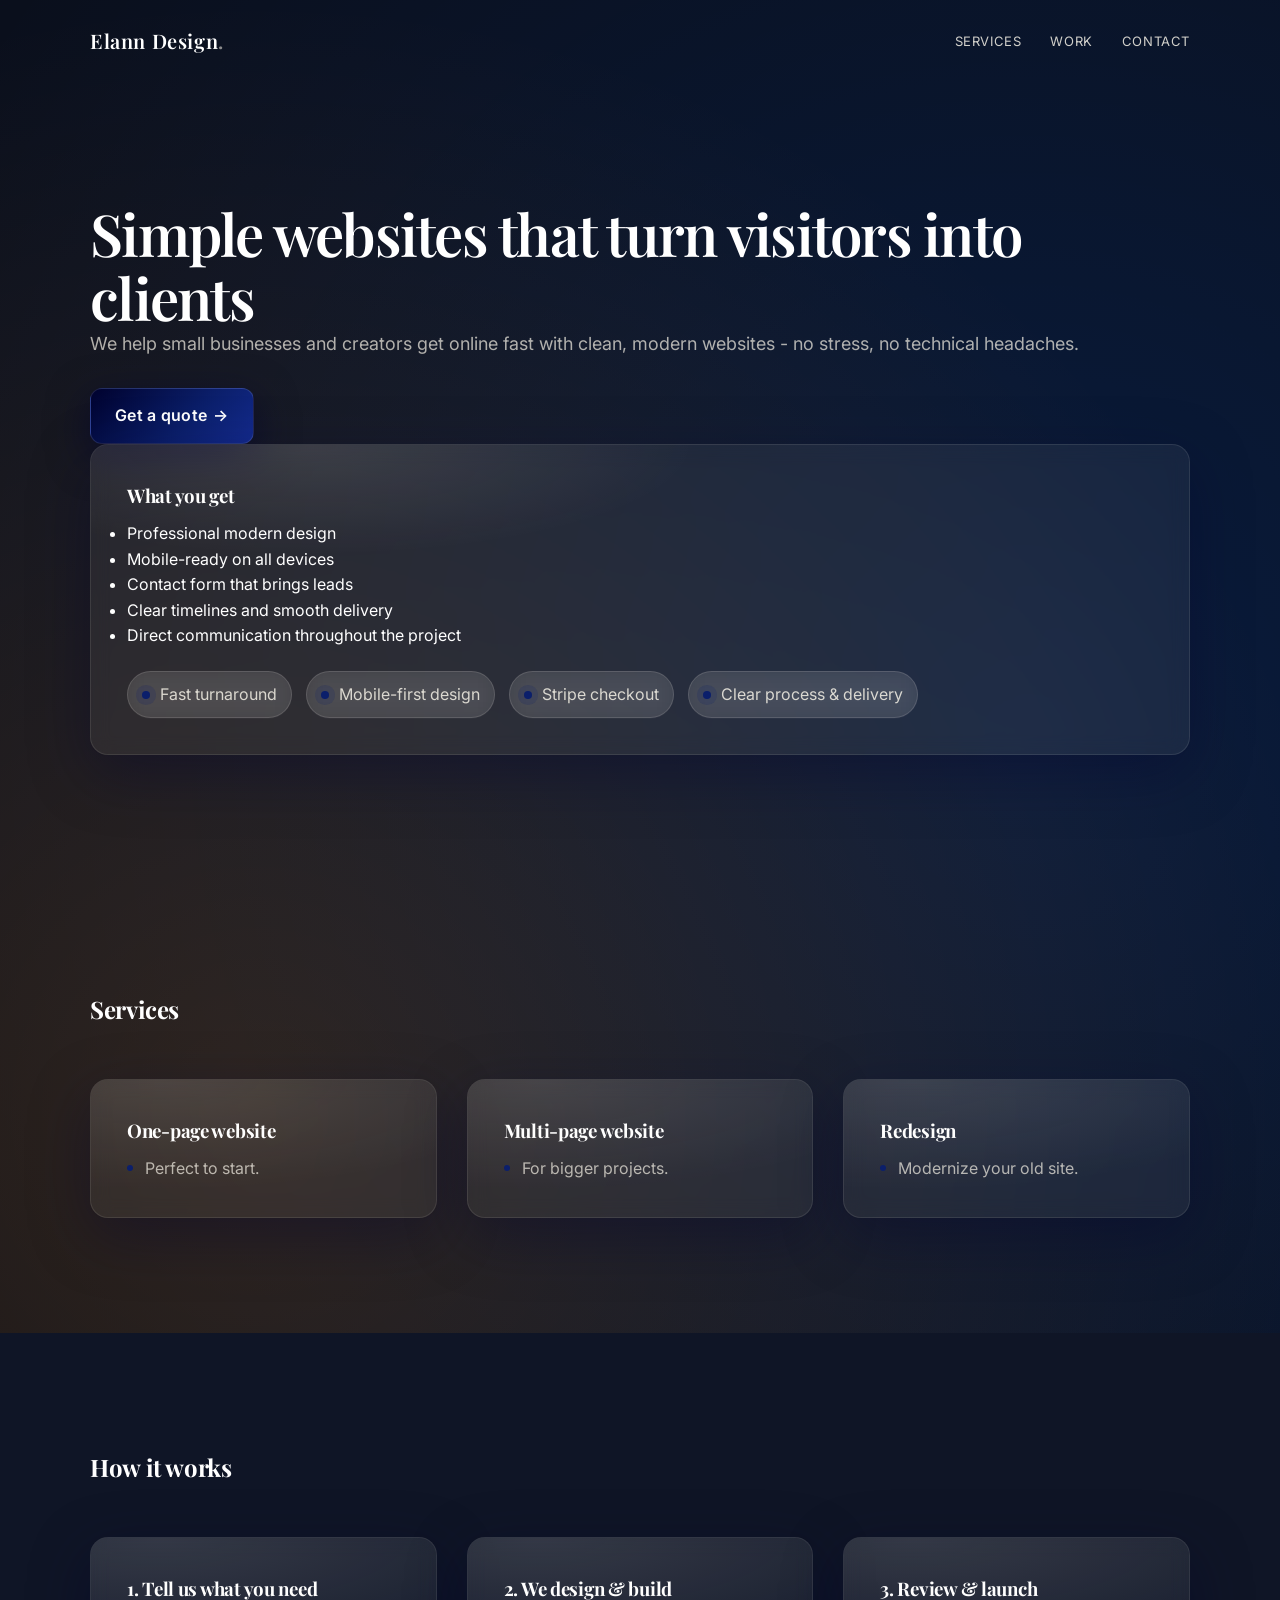
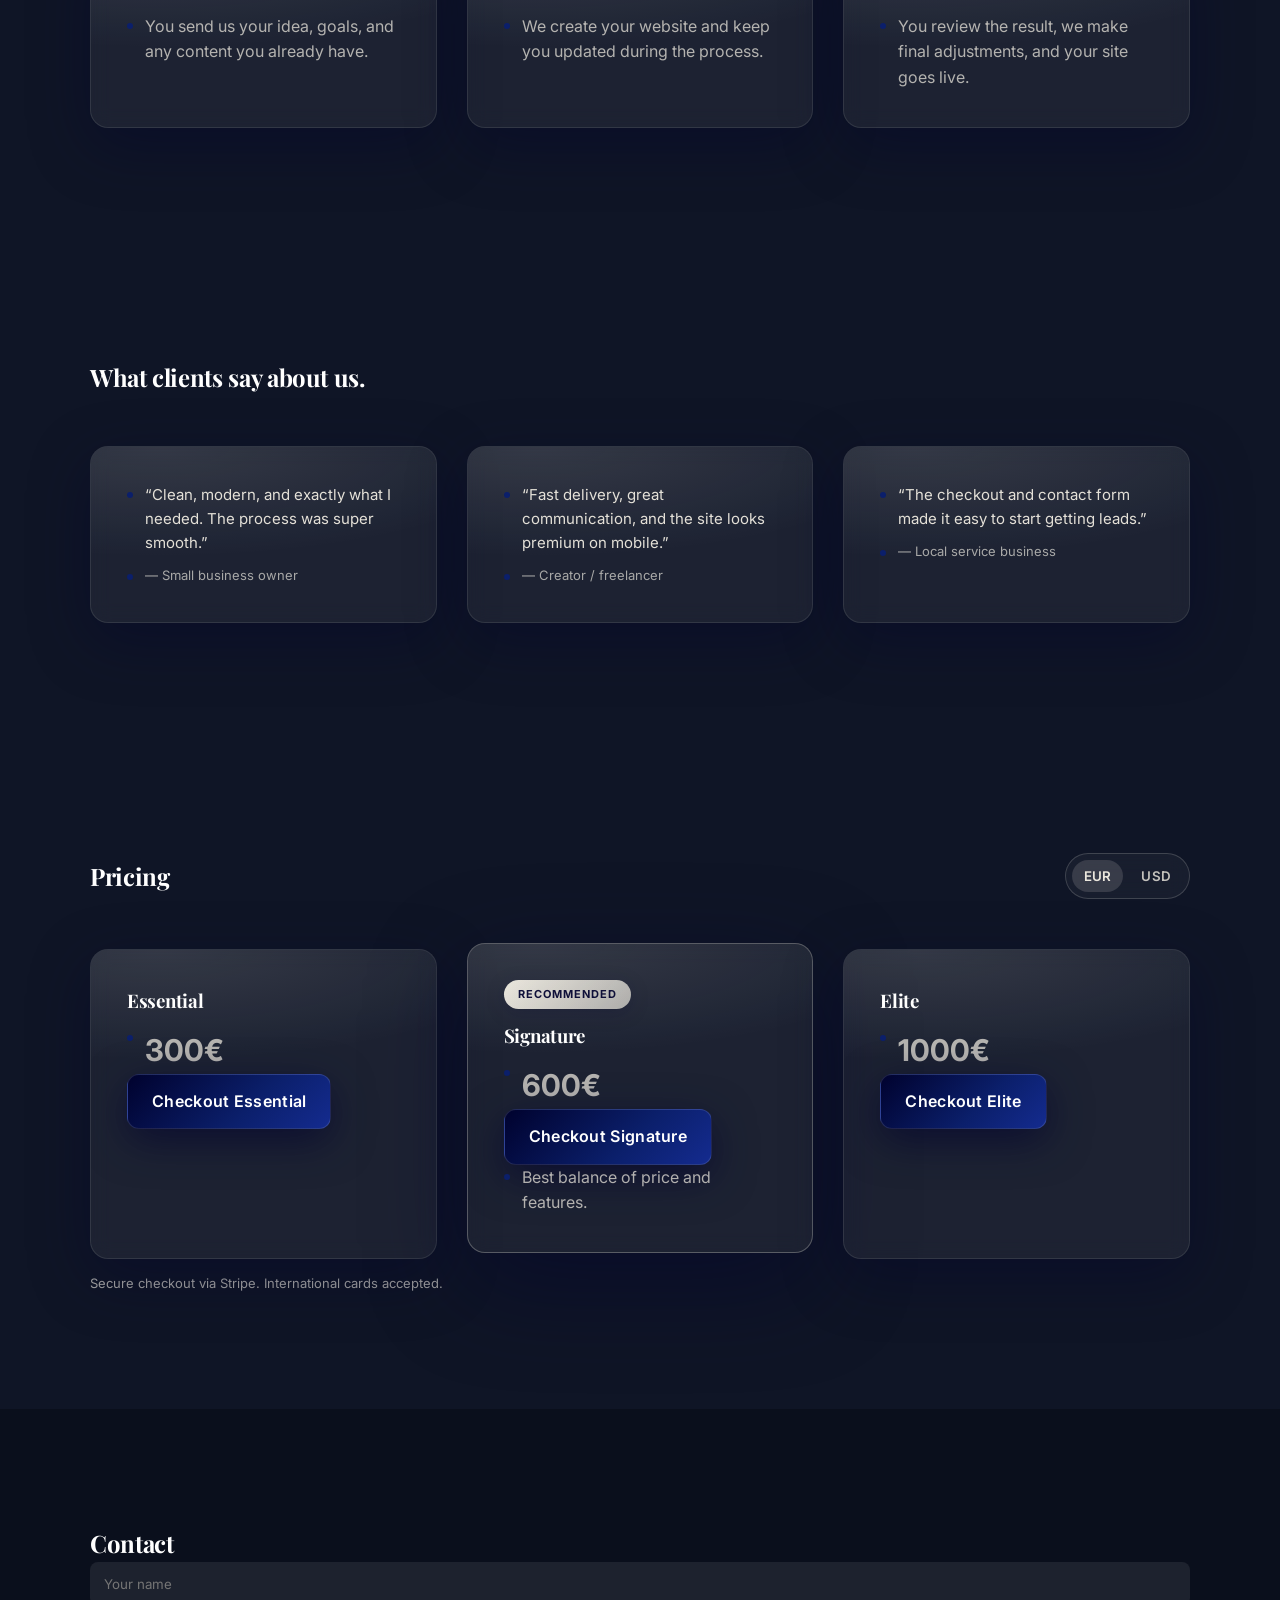
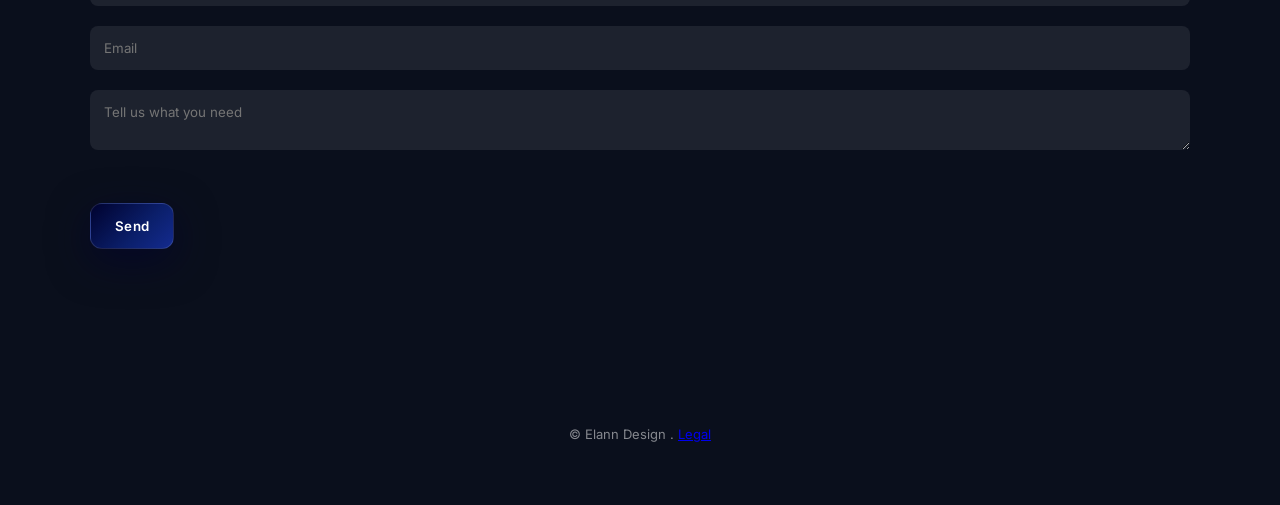
<file: index.html>
<!doctype html>
<html lang="en">
<head>
  <meta charset="utf-8">
  <title>Elann Design, Web Design</title>
  <meta name="viewport" content="width=device-width, initial-scale=1">

  <link rel="stylesheet" href="styles.css">
</head>

<body>

<header class="nav">
  <div class="container nav-inner">
    <strong class="brand">Elann Design<span class="dot">.</span></strong>
    <div class="links">
      <a href="services.html">Services</a>
      <a href="work.html">Work</a>
      <a href="contact.html">Contact</a>
    </div>
  </div>
</header>

<section class="hero">
  <div class="container grid">
    <div>
      <h1>Simple websites that turn visitors into clients</h1>
      <p>We help small businesses and creators get online fast with clean, modern websites - no stress, no technical headaches.</p>
      <a class="btn" href="contact.html">Get a quote <span class="arrow">→</span></a>
    </div>

    <div class="card">
      <h3>What you get</h3>
      <ul>
        <li>Professional modern design</li>
        <li>Mobile-ready on all devices</li>
        <li>Contact form that brings leads</li>
        <li>Clear timelines and smooth delivery</li>
        <li>Direct communication throughout the project</li>
      </ul>
      <div class="trustbar" aria-label="Key benefits">
  <div class="trust-item">
    <span class="dot"></span>
    <span>Fast turnaround</span>
  </div>
  <div class="trust-item">
    <span class="dot"></span>
    <span>Mobile-first design</span>
  </div>
  <div class="trust-item">
    <span class="dot"></span>
    <span>Stripe checkout</span>
  </div>
  <div class="trust-item">
    <span class="dot"></span>
    <span>Clear process & delivery</span>
  </div>
</div>
    </div>
  </div>
</section>

<section id="services" class="section">
  <div class="container">
    <h2>Services</h2>

    <div class="cards">
      <div class="card">
        <h3>One-page website</h3>
        <p>Perfect to start.</p>
      </div>

      <div class="card">
        <h3>Multi-page website</h3>
        <p>For bigger projects.</p>
      </div>

      <div class="card">
        <h3>Redesign</h3>
        <p>Modernize your old site.</p>
      </div>
    </div>
  </div>
</section>

<section class="section alt">
  <div class="container">
    <h2>How it works</h2>

    <div class="cards">
      <div class="card">
        <h3>1. Tell us what you need</h3>
        <p>You send us your idea, goals, and any content you already have.</p>
      </div>

      <div class="card">
        <h3>2. We design & build</h3>
        <p>We create your website and keep you updated during the process.</p>
      </div>

      <div class="card">
        <h3>3. Review & launch</h3>
        <p>You review the result, we make final adjustments, and your site goes live.</p>
      </div>
    </div>
  </div>
</section>

<section class="section alt">
  <div class="container">
    <h2>What clients say about us.</h2>

    <div class="cards testimonials">
      <div class="card">
        <p class="quote">“Clean, modern, and exactly what I needed. The process was super smooth.”</p>
        <p class="muted">— Small business owner</p>
      </div>

      <div class="card">
        <p class="quote">“Fast delivery, great communication, and the site looks premium on mobile.”</p>
        <p class="muted">— Creator / freelancer</p>
      </div>

      <div class="card">
        <p class="quote">“The checkout and contact form made it easy to start getting leads.”</p>
        <p class="muted">— Local service business</p>
      </div>
    </div>
  </div>
</section>

<section id="pricing" class="section alt">
  <div class="container">

    <div class="pricing-top">
    <h2>Pricing</h2>

    <!-- Currency toggle -->
     <div class="currency-toggle" role="group" aria-label="Currency switch">
      <button type="button" class="cur-btn is-active" data-currency="EUR">EUR</button>
      <button type="button" class="cur-btn" data-currency="USD">USD</button>
      </div>
    </div>

    <div class="cards">
      <!-- Essential -->
      <div class="card price">
        <h3>Essential</h3>
        <p class="big price-amount" data-eur="300€" data-usd="$300">300€</p>

        <a class="btn pay-btn"
        data-eur-link="https://buy.stripe.com/bJe7sD6logz96Ay1ns3Nm05"
        data-usd-link="https://buy.stripe.com/14AdR15hk1Ef4sq9TY3Nm02"
        href="https://buy.stripe.com/bJe7sD6logz96Ay1ns3Nm05"
        target="_blank" rel="noopener">
        Checkout Essential
      </a>
      </div>

     <!-- Signature -->
      <div class="card price featured">
        <div class="badge">Recommended</div>
        <h3>Signature</h3>
        <p class="big price-amount" data-eur="600€" data-usd="$600">600€</p>

        <a class="btn pay-btn"
        data-eur-link="https://buy.stripe.com/4gM5kv6lo5UvcYWaY23Nm04"
        data-usd-link="https://buy.stripe.com/4gMeV5114fv5bUS8PU3Nm01"
        href="https://buy.stripe.com/4gM5kv6lo5UvcYWaY23Nm04"
        target="_blank" rel="noopener">
        Checkout Signature
      </a>
        <p class="micro">Best balance of price and features.</p>
      </div>

<!-- Elite -->
      <div class="card price">
        <h3>Elite</h3>
        <p class="big price-amount" data-eur="1000€" data-usd="$1000">1000€</p>

        <a class="btn pay-btn"
        data-eur-link="https://buy.stripe.com/fZu6oz5hk96HaQOd6a3Nm03"
        data-usd-link="https://buy.stripe.com/aFa7sD7psciT7ECc263Nm00"
        href="https://buy.stripe.com/fZu6oz5hk96HaQOd6a3Nm03"
        target="_blank" rel="noopener">
        Checkout Elite
      </a>
      </div>
    </div>

    <p class="pricing-note">Secure checkout via Stripe. International cards accepted.</p>

    </div>
</section>

<section id="contact" class="section">
  <div class="container">
    <h2>Contact</h2>

    <form>
      <input placeholder="Your name">
      <input placeholder="Email">
      <textarea placeholder="Tell us what you need"></textarea>
      <br><br>
      <button class="btn">Send</button>
    </form>
  </div>
</section>

<footer class="footer">
  <div class="container">
    <p>© Elann Design . <a href="legal.html">Legal</a></p>
  </div>
</footer>

<script>
  (function () {
    const curButtons = document.querySelectorAll('.cur-btn');
    const priceEls = document.querySelectorAll('.price-amount');
    const payBtns = document.querySelectorAll('.pay-btn');

    function setCurrency(cur) {
      // Toggle button UI
      curButtons.forEach(b => b.classList.toggle('is-active', b.dataset.currency === cur));

      // Update displayed prices
      priceEls.forEach(el => {
        el.textContent = cur === 'USD' ? el.dataset.usd : el.dataset.eur;
      });

      // Update Stripe links
      payBtns.forEach(btn => {
        btn.href = cur === 'USD' ? btn.dataset.usdLink : btn.dataset.eurLink;
      });

      // Remember choice
      localStorage.setItem('elann_currency', cur);
    }

    // Click handlers
    curButtons.forEach(btn => {
      btn.addEventListener('click', () => setCurrency(btn.dataset.currency));
    });

    // Load saved currency (default EUR)
    const saved = localStorage.getItem('elann_currency') || 'EUR';
    setCurrency(saved);
  })();
</script>
</body>
</html>
</file>
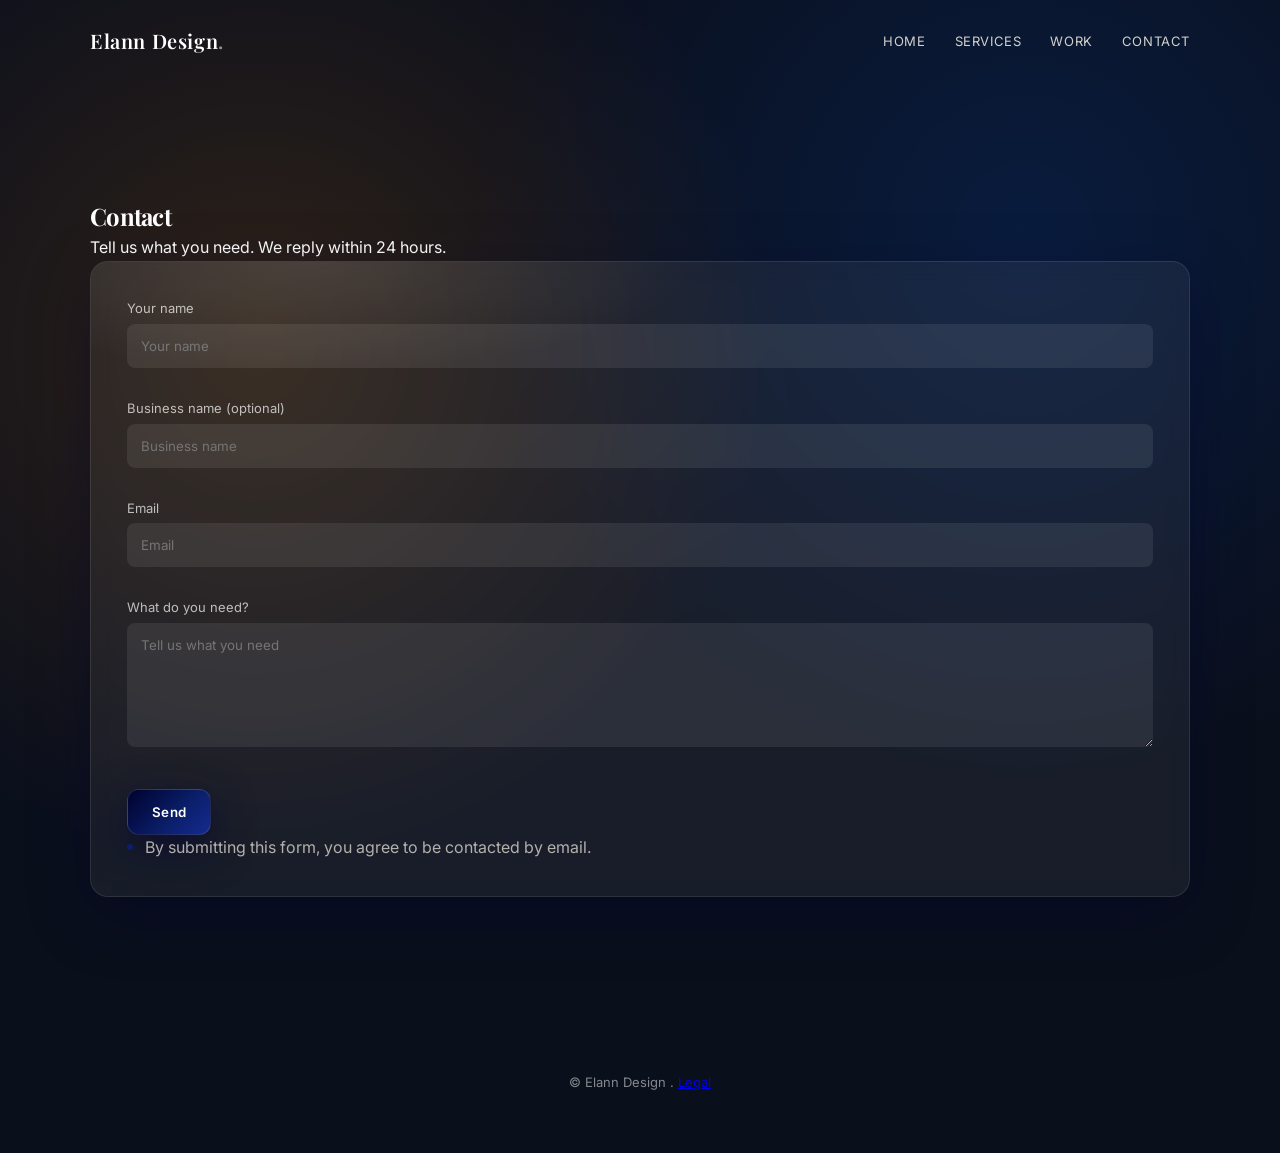
<file: contact.html>
<!doctype html>
<html lang="en">
<head>
  <meta charset="utf-8">
  <title>Contact | Elann Design</title>
  <meta name="viewport" content="width=device-width, initial-scale=1">
  <link rel="stylesheet" href="styles.css">
</head>
<body>

<header class="nav">
  <div class="container nav-inner">
    <strong class="brand">Elann Design<span class="dot">.</span></strong>
    <div class="links">
      <a href="index.html">Home</a>
      <a href="services.html">Services</a>
      <a href="work.html">Work</a>
      <a href="contact.html">Contact</a>
    </div>
  </div>
</header>

<section class="section">
  <div class="container">
    <h1>Contact</h1>
    <p class="lead">Tell us what you need. We reply within 24 hours.</p>

    <form class="card" action="https://formspree.io/f/mnjbrbwy" method="POST">
      <label>Your name</label>
      <input name="name" placeholder="Your name" required>

      <div style="height:10px"></div>

      <label>Business name (optional)</label>
      <input name="business" placeholder="Business name">

      <div style="height:10px"></div>

      <label>Email</label>
      <input type="email" name="email" placeholder="Email" required>

      <div style="height:10px"></div>

      <label>What do you need?</label>
      <textarea name="message" rows="6" placeholder="Tell us what you need" required></textarea>

      <div style="height:14px"></div>
      <button class="btn" type="submit">Send</button>

      <p class="micro">By submitting this form, you agree to be contacted by email.</p>
    </form>
  </div>
</section>

<footer class="footer">
  <div class="container">
    <p>© Elann Design . <a href="legal.html">Legal</a></p>
  </div>
</footer>

</body>
</html>
</file>
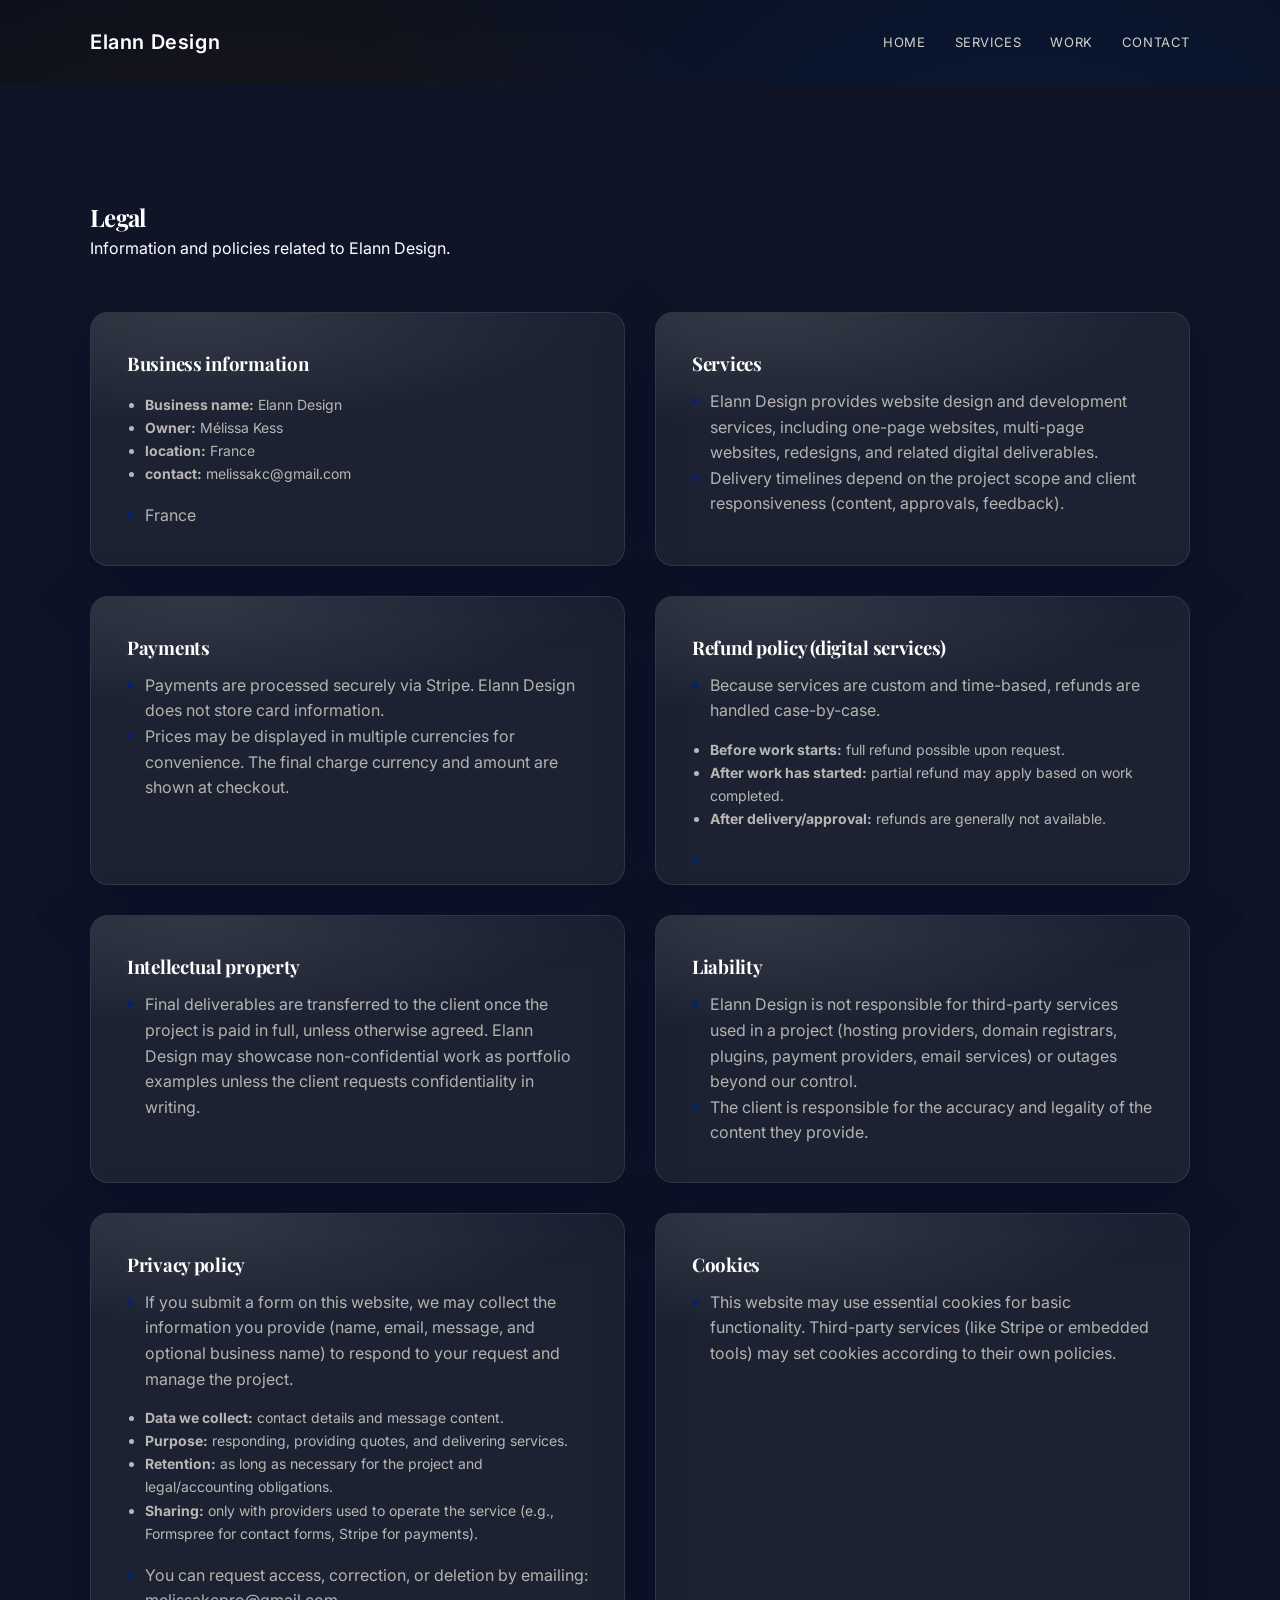
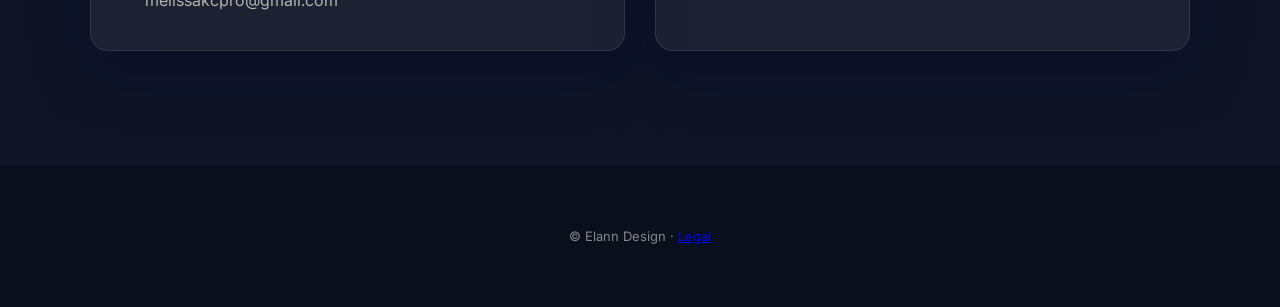
<file: legal.html>
<!DOCTYPE html>
<html lang="en">
<head>
  <meta charset="UTF-8" />
  <meta name="viewport" content="width=device-width, initial-scale=1.0" />
  <title>Legal | Elann Design</title>
  <link rel="stylesheet" href="styles.css" />
</head>

<body>
  <header class="nav">
    <div class="container nav-inner">
      <strong class="brand"><a href="index.html" style="text-decoration:none; color:inherit;">Elann Design</a></strong>
      <div class="links">
        <a href="index.html">Home</a>
        <a href="services.html">Services</a>
        <a href="work.html">Work</a>
        <a href="contact.html">Contact</a>
      </div>
    </div>
  </header>

  <main>
    <section class="section alt">
      <div class="container">
        <h1>Legal</h1>
        <p class="lead">Information and policies related to Elann Design.</p>

        <div class="cards legal-grid">
          <div class="card">
            <h3>Business information</h3>
            <ul class="mini">
              <li><strong>Business name:</strong> Elann Design</li>
              <li><strong>Owner:</strong> Mélissa Kess</li>
              <li><strong>location:</strong> France</li>
              <li><strong>contact:</strong> melissakc@gmail.com</li>
            </ul>
            <p class="micro">France</p>
          </div>

          <div class="card">
            <h3>Services</h3>
            <p class="muted">
              Elann Design provides website design and development services, including one-page websites, multi-page websites,
              redesigns, and related digital deliverables.
            </p>
            <p class="muted">
              Delivery timelines depend on the project scope and client responsiveness (content, approvals, feedback).
            </p>
          </div>

          <div class="card">
            <h3>Payments</h3>
            <p class="muted">
              Payments are processed securely via Stripe. Elann Design does not store card information.
            </p>
            <p class="muted">
              Prices may be displayed in multiple currencies for convenience. The final charge currency and amount are shown at checkout.
            </p>
          </div>

          <div class="card">
            <h3>Refund policy (digital services)</h3>
            <p class="muted">
              Because services are custom and time-based, refunds are handled case-by-case.
            </p>
            <ul class="mini">
              <li><strong>Before work starts:</strong> full refund possible upon request.</li>
              <li><strong>After work has started:</strong> partial refund may apply based on work completed.</li>
              <li><strong>After delivery/approval:</strong> refunds are generally not available.</li>
            </ul>
            <p class="micro">
        
            </p>
          </div>

          <div class="card">
            <h3>Intellectual property</h3>
            <p class="muted">
              Final deliverables are transferred to the client once the project is paid in full, unless otherwise agreed.
              Elann Design may showcase non-confidential work as portfolio examples unless the client requests confidentiality in writing.
            </p>
          </div>

          <div class="card">
            <h3>Liability</h3>
            <p class="muted">
              Elann Design is not responsible for third-party services used in a project (hosting providers, domain registrars,
              plugins, payment providers, email services) or outages beyond our control.
            </p>
            <p class="muted">
              The client is responsible for the accuracy and legality of the content they provide.
            </p>
          </div>

          <div class="card">
            <h3>Privacy policy</h3>
            <p class="muted">
              If you submit a form on this website, we may collect the information you provide (name, email, message, and optional business name)
              to respond to your request and manage the project.
            </p>
            <ul class="mini">
              <li><strong>Data we collect:</strong> contact details and message content.</li>
              <li><strong>Purpose:</strong> responding, providing quotes, and delivering services.</li>
              <li><strong>Retention:</strong> as long as necessary for the project and legal/accounting obligations.</li>
              <li><strong>Sharing:</strong> only with providers used to operate the service (e.g., Formspree for contact forms, Stripe for payments).</li>
            </ul>
            <p class="micro">
              You can request access, correction, or deletion by emailing: melissakcpro@gmail.com
          </div>

          <div class="card">
            <h3>Cookies</h3>
            <p class="muted">
              This website may use essential cookies for basic functionality. Third-party services (like Stripe or embedded tools)
              may set cookies according to their own policies.
            </p>
          </div>

        </div>
      </div>
    </section>
  </main>

  <footer class="footer">
    <div class="container">
      <p>© Elann Design · <a href="legal.html">Legal</a></p>
    </div>
  </footer>
</body>
</html>
</file>
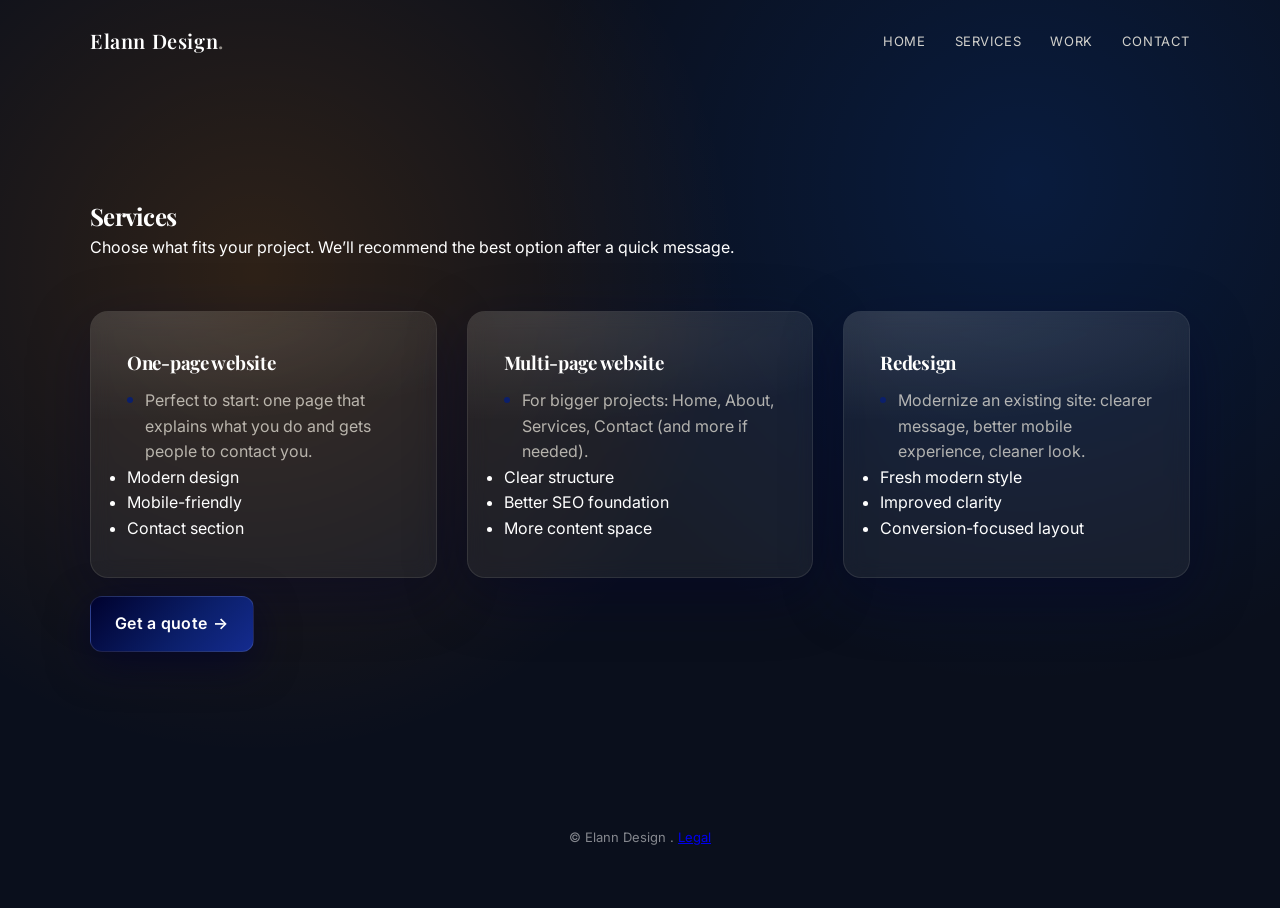
<file: services.html>
<!doctype html>
<html lang="en">
<head>
  <meta charset="utf-8">
  <title>Services | Elann Design</title>
  <meta name="viewport" content="width=device-width, initial-scale=1">
  <link rel="stylesheet" href="styles.css">
</head>
<body>

<header class="nav">
  <div class="container nav-inner">
    <strong class="brand">Elann Design<span class="dot">.</span></strong>
    <div class="links">
      <a href="index.html">Home</a>
      <a href="services.html">Services</a>
      <a href="work.html">Work</a>
      <a href="contact.html">Contact</a>
    </div>
  </div>
</header>

<section class="section">
  <div class="container">
    <h1>Services</h1>
    <p class="lead">Choose what fits your project. We’ll recommend the best option after a quick message.</p>

    <div class="cards">
      <div class="card">
        <h3>One-page website</h3>
        <p>Perfect to start: one page that explains what you do and gets people to contact you.</p>
        <ul class="checklist">
          <li>Modern design</li>
          <li>Mobile-friendly</li>
          <li>Contact section</li>
        </ul>
      </div>

      <div class="card">
        <h3>Multi-page website</h3>
        <p>For bigger projects: Home, About, Services, Contact (and more if needed).</p>
        <ul class="checklist">
          <li>Clear structure</li>
          <li>Better SEO foundation</li>
          <li>More content space</li>
        </ul>
      </div>

      <div class="card">
        <h3>Redesign</h3>
        <p>Modernize an existing site: clearer message, better mobile experience, cleaner look.</p>
        <ul class="checklist">
          <li>Fresh modern style</li>
          <li>Improved clarity</li>
          <li>Conversion-focused layout</li>
        </ul>
      </div>
    </div>

    <div style="height:18px"></div>
    <a class="btn" href="contact.html">Get a quote <span class="arrow">→</span></a>
  </div>
</section>

<footer class="footer">
  <div class="container">
    <p>© Elann Design . <a href="legal.html">Legal</a></p>
  </div>
</footer>

</body>
</html>
</file>
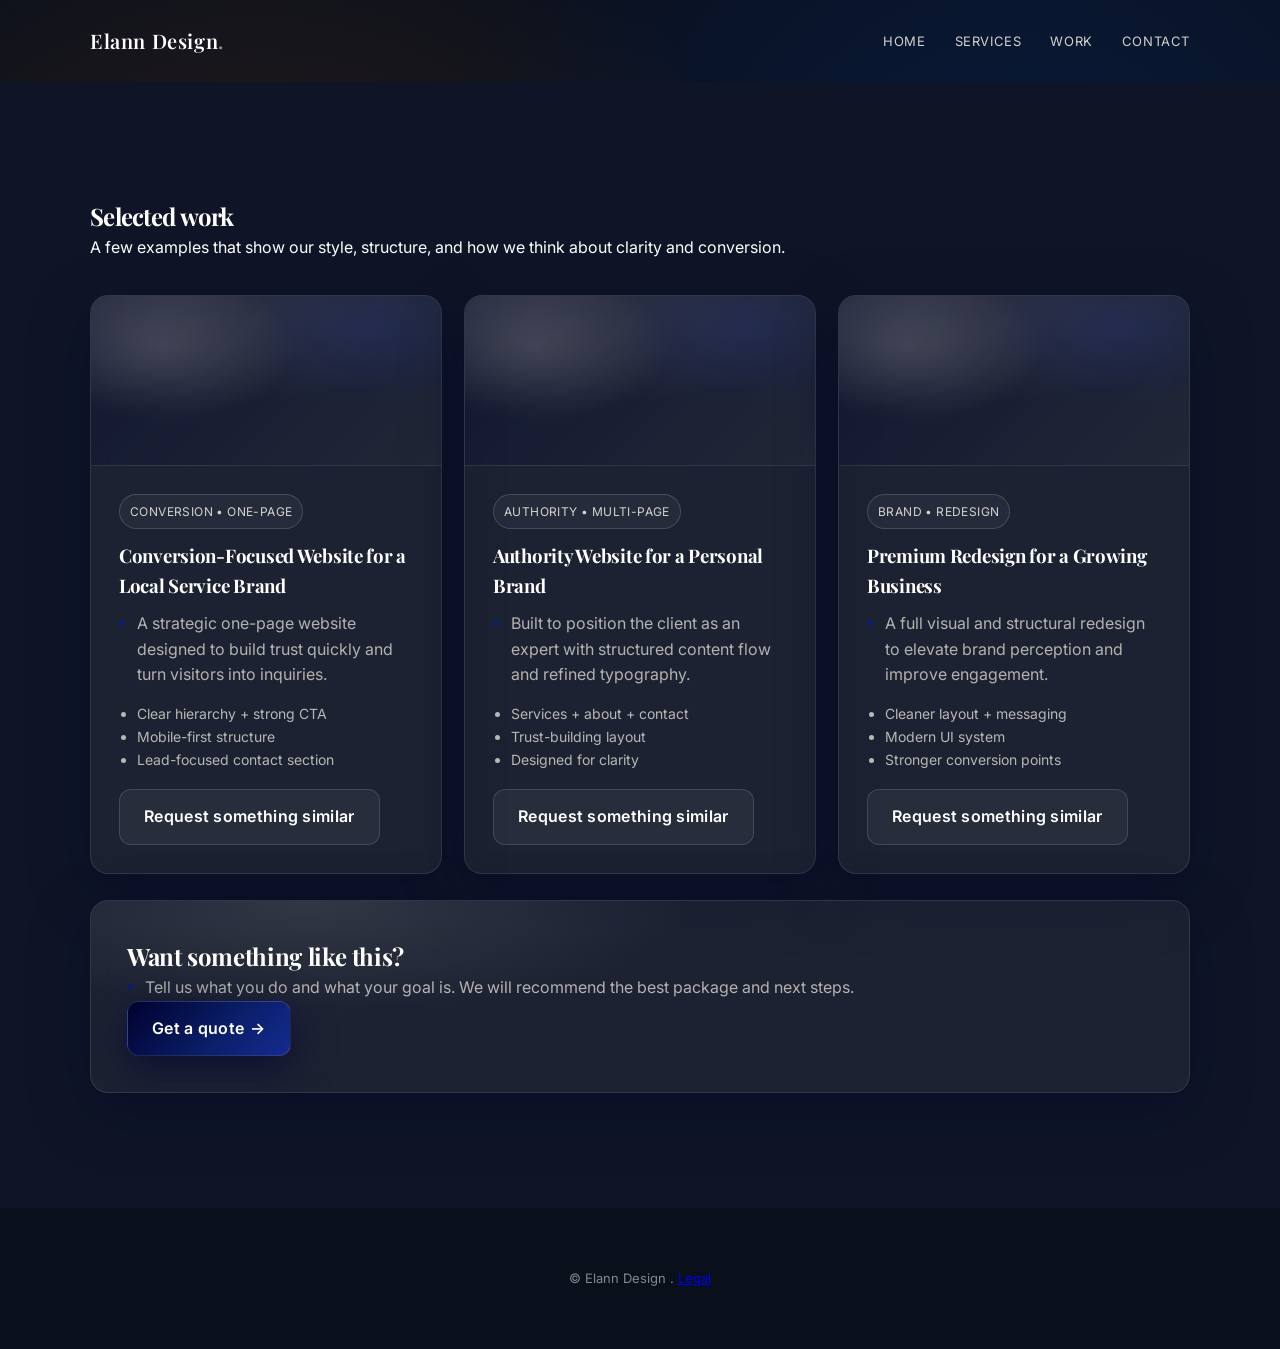
<file: work.html>
<!doctype html>
<html lang="en">
<head>
  <meta charset="utf-8">
  <title>Work | Elann Design</title>
  <meta name="viewport" content="width=device-width, initial-scale=1">
  <link rel="stylesheet" href="styles.css">
</head>
<body>

<header class="nav">
  <div class="container nav-inner">
    <strong class="brand">Elann Design<span class="dot">.</span></strong>
    <div class="links">
      <a href="index.html">Home</a>
      <a href="services.html">Services</a>
      <a href="work.html">Work</a>
      <a href="contact.html">Contact</a>
    </div>
  </div>
</header>

<section class="section alt">
  <div class="container">
    <h1>Selected work</h1>
    <p class="lead">A few examples that show our style, structure, and how we think about clarity and conversion.</p>

    <div class="work-grid">
      <!-- Project 1 -->
      <article class="card project">
        <div class="thumb"></div>
        <div class="meta">
          <span class="pill">Conversion • One-page</span>
          <h3>Conversion-Focused Website for a Local Service Brand</h3>
          <p class="muted">A strategic one-page website designed to build trust quickly and turn visitors into inquiries.</p>
          <ul class="mini">
            <li>Clear hierarchy + strong CTA</li>
            <li>Mobile-first structure</li>
            <li>Lead-focused contact section</li>
          </ul>
          <a class="btn ghost" href="contact.html">Request something similar</a>
        </div>
      </article>

      <!-- Project 2 -->
      <article class="card project">
         <div class="thumb"></div>
        <div class="meta">
          <span class="pill">Authority • Multi-page</span>
          <h3>Authority Website for a Personal Brand</h3>
          <p class="muted">Built to position the client as an expert with structured content flow and refined typography.</p>
          <ul class="mini">
            <li>Services + about + contact</li>
            <li>Trust-building layout</li>
            <li>Designed for clarity</li>
          </ul>
          <a class="btn ghost" href="contact.html">Request something similar</a>
        </div>
      </article>

      <!-- Project 3 -->
      <article class="card project">
        <div class="thumb"></div>
        <div class="meta">
          <span class="pill">Brand • Redesign</span>
          <h3>Premium Redesign for a Growing Business</h3>
          <p class="muted">A full visual and structural redesign to elevate brand perception and improve engagement.</p>
          <ul class="mini">
            <li>Cleaner layout + messaging</li>
            <li>Modern UI system</li>
            <li>Stronger conversion points</li>
          </ul>
          <a class="btn ghost" href="contact.html">Request something similar</a>
        </div>
      </article>
    </div>

    <div style="height:26px"></div>

    <div class="card">
      <h2>Want something like this?</h2>
      <p class="lead">Tell us what you do and what your goal is. We will recommend the best package and next steps.</p>
      <a class="btn" href="contact.html">Get a quote <span class="arrow">→</span> </span></a>
  </div>
</section>

<footer class="footer">
  <div class="container">
    <p>© Elann Design . <a href="legal.html">Legal</a></p>
  </div>
</footer>

</body>
</html>
</file>
<file: styles.css>
@import url('https://fonts.googleapis.com/css2?family=Playfair+Display:wght@500;600&family=Inter:wght@400;500;600&display=swap');

* {
  margin: 0;
  padding: 0;
  box-sizing: border-box;
}

body {
  font-family: "Inter", sans-serif;
  background: radial-gradient(circle at 20% 30%, rgba(255,140,0,0.15), transparent 40%),
              radial-gradient(circle at 80% 20%, rgba(0,100,255,0.15), transparent 40%),
              #0a0f1c;
  color: #ffffff;
  line-height: 1.6;
}

h1{
  font-family: "Playfair Display", serif;
  letter-spacing: -0.03em;
}

h2, h3{
  font-family: "Playfair Display", serif;
  letter-spacing: -0.015em;
}

p, li, input, textarea, label, a, button{
  font-family: "Inter", sans-serif;
}

/* Layout */
.container {
  width: 90%;
  max-width: 1100px;
  margin: auto;
}

.section {
  padding: 115px 0;
}

.section.alt {
  background: #0f1526;
}

/* Navigation */
.nav {
  padding: 25px 0;
}

.nav-inner {
  display: flex;
  justify-content: space-between;
  align-items: center;
}

.brand{
  font-family: "Playfair Display", serif;
  font-weight: 600;
  font-size: 20px;
  letter-spacing: 0.6px;
}
.dot{
  color: rgba(245,241,230,.55);
}

.links a {
  margin-left: 25px;
  color: rgba(245,241,230,0.85);
  text-decoration: none;
  font-size: 13px;
  transition: 0.3s ease;
  position: relative;
  letter-spacing: 0.6px;
  text-transform: uppercase;
}

.links a:hover {
  color: #f5f1e6;
}

.links a::after {
  content: "";
  position: absolute;
  left: 0;
  right: 0;
  bottom: -6px;
  height: 1px;
  background: rgba(255,255,255,0.5);
  transform: scaleX(0);
  transform-origin: left;
  transition: transform 0.2s ease;
}

.links a:hover::after {
  transform: scaleX(1);
}

/* Hero */
.hero {
  padding: 120px 0;
}

.hero h1 {
  font-family: "Playfair Display", serif;
  font-size: 58px;
  font-weight: 600;
  line-height: 1.1;
}

.hero p {
  color: rgba(245,241,230,0.7);
  margin-bottom: 30px;
  font-size: 18px;
}

.btn{
  display:inline-flex;
  align-items:center;
  justify-content:center;
  padding: 14px 24px;
  border-radius: 12px;
  background: linear-gradient(135deg, #00022E 0%, #0b1f6b 60%, #142b8f 100%);
  border: 1px solid rgba(255,255,255,0.12);
  color:#ffffff;
  font-weight:600;
  letter-spacing:.3px;
  text-decoration:none;
  box-shadow:
    0 12px 40px rgba(0,2,46,.6);
  transition: all .25s ease;
}

.btn:hover{
  transform: translateY(-3px);
  box-shadow:
    0 20px 60px rgba(20,43,143,.6);
  filter: brightness(1.08);
}

.btn:active{
  transform: translateY(0px);
  filter: brightness(0.98);
}

.btn.ghost{
  background: rgba(255,255,255,0.06);
  border: 1px solid rgba(255,255,255,0.16);
  box-shadow: none;
}
.btn.ghost:hover{
  background: rgba(255,255,255,0.10);
  filter:none;
  transform: translateY(-1px);
}

/* Cards */
.cards {
  display: grid;
  grid-template-columns: repeat(auto-fit, minmax(280px, 1fr));
  gap: 30px;
  margin-top: 50px;
}

.card{
  background: rgba(255,255,255,0.06);
  border: 1px solid rgba(245,241,230,0.10);
  padding: 36px;
  border-radius: 18px;
  backdrop-filter: blur(10px);
  box-shadow: 0 18px 60px rgba(0,2,46,.35);
  transition: transform .25s ease, box-shadow .25s ease, border-color .25s ease;
}

.card:hover{
  transform: translateY(-6px);
  border-color: rgba(245,241,230,0.18);
  box-shadow: 0 26px 80px rgba(0,2,46,.45);
}

.card{
  position: relative;
  overflow: hidden;
}

.card::before{
  content:"";
  position:absolute;
  inset:0;
  background: radial-gradient(700px 200px at 20% 0%, rgba(245,241,230,.12), transparent 55%);
  pointer-events:none;
  opacity:.9;
}

.card h3 {
  margin-bottom: 10px;
}

.card p {
  color: rgba(245,241,230,0.7);
  position: relative;
  padding-left: 18px;
}

.card p::before {
  content: "";
  width: 6px;
  height: 6px;
  border-radius: 50%;
  background: #0b1f6b;
  position: absolute;
  left: 0;
  top: 9px;

}

/* Pricing */
.price .big {
  font-size: 30px;
  font-weight: 700;
  margin-top: 10px;
}

/* Form */
form input,
form textarea {
  width: 100%;
  padding: 14px;
  margin-bottom: 20px;
  border-radius: 8px;
  border: none;
  background: rgba(255,255,255,0.08);
  color: #ffffff;
}

form input:focus,
form textarea:focus {
  outline: 1px solid #00022E;
}

form label {
  font-size: 13px;
  margin-bottom: 5px;
  display: block;
  color: rgba(255,255,255,0.7);
}

footer {
  padding: 60px 0;
  text-align: center;
  color: rgba(255,255,255,0.5);
  font-size: 13px;
}

 /* Work page grid */
.work-grid{
  display:grid;
  grid-template-columns: repeat(3, 1fr);
  gap: 22px;
  margin-top: 34px;
}

.project{ padding:0; overflow:hidden; }
.project .thumb{
  height: 170px;
  border-bottom: 1px solid rgba(245,241,230,0.10);
  background:
    radial-gradient(70% 80% at 20% 30%, rgba(245,241,230,.14), transparent 55%),
    radial-gradient(70% 80% at 80% 20%, rgba(20,43,143,.22), transparent 55%),
    linear-gradient(135deg, rgba(0,2,46,.35), rgba(255,255,255,.02));
}

.project .meta{ padding: 28px; }

.pill{
  display:inline-block;
  padding: 7px 10px;
  border-radius: 999px;
  font-size: 12px;
  letter-spacing: .4px;
  text-transform: uppercase;
  color: rgba(245,241,230,0.85);
  border: 1px solid rgba(245,241,230,0.16);
  background: rgba(255,255,255,0.04);
  margin-bottom: 12px;
}

.muted{ color: rgba(245,241,230,0.72); }

.mini{
  margin: 14px 0 18px;
  padding-left: 18px;
  color: rgba(245,241,230,0.72);
  font-size: 14px;
  line-height: 1.65;
}

.btn.ghost{
  background: rgba(255,255,255,0.05);
  border: 1px solid rgba(245,241,230,0.14);
  box-shadow: none;
}
.btn.ghost:hover{
  background: rgba(255,255,255,0.09);
  transform: translateY(-2px);
}

@media (max-width: 900px){
  .work-grid{ grid-template-columns: 1fr; }
}

/* Pricing header + currency toggle */
.pricing-top{
  display:flex;
  align-items:center;
  justify-content:space-between;
  gap:16px;
  margin-bottom: 18px;
}

.currency-toggle{
  display:flex;
  border: 1px solid rgba(245,241,230,0.18);
  background: rgba(255,255,255,0.04);
  border-radius: 999px;
  padding: 6px;
  gap: 6px;
  backdrop-filter: blur(10px);
}

.cur-btn{
  border: 0;
  cursor: pointer;
  padding: 8px 12px;
  border-radius: 999px;
  background: transparent;
  color: rgba(245,241,230,0.78);
  font-weight: 600;
  letter-spacing: .2px;
  transition: transform .2s ease, background-color .2s ease, color .2s ease;
}

.cur-btn:hover{
  transform: translateY(-1px);
  color: rgba(245,241,230,0.95);
}

.cur-btn.is-active{
  background: rgba(245,241,230,0.14);
  color: rgba(245,241,230,0.95);
}

.pricing-note{
  margin-top: 14px;
  color: rgba(245,241,230,0.65);
  font-size: 13px;
}

/* Featured plan (Signature) */
.card.featured{
  border: 1px solid rgba(245,241,230,0.28);
  box-shadow: 0 30px 100px rgba(0, 2, 46, 0.45);
  transform: translateY(-6px);
}

/* Recommended badge */
.badge{
  display:inline-block;
  margin-bottom: 12px;
  padding: 6px 14px;
  font-size: 11px;
  letter-spacing: 1px;
  text-transform: uppercase;
  border-radius: 999px;
  background: linear-gradient(135deg, rgba(245,241,230,0.95), rgba(245,241,230,0.65));
  color: #00022E;
  font-weight: 700;
  box-shadow: 0 4px 18px rgba(0, 2, 46, 0.25);
}

 /* === FIX: Arrow span should NEVER create floating blocks === */
.btn { position: relative; } /* important for any pseudo-elements too */

.arrow{
  display:inline;
  background: transparent !important;
  box-shadow: none !important;
  padding: 0 !important;
  margin-left: 6px;
  border: 0 !important;
  border-radius: 0 !important;
  position: static !important;
}

.btn:hover .arrow{
  transform: translateX(4px);
  display:inline-block;
  transition: transform .2s ease;
}

/* If any leftover shine layer exists, disable it */
.btn::before,
.btn::after{
  content: none !important;
  display: none !important;
}

/* Legal page grid */
.legal-grid{
  grid-template-columns: repeat(2, minmax(0, 1fr));
}

@media (max-width: 900px){
  .legal-grid{
    grid-template-columns: 1fr;
  }
}

/* Trust bar */
.trustbar{
  margin-top: 22px;
  display: flex;
  flex-wrap: wrap;
  gap: 10px 14px;
}

.trust-item{
  display: inline-flex;
  align-items: center;
  gap: 10px;
  padding: 10px 14px;
  border-radius: 999px;
  background: rgba(245,241,230,.10);
  border: 1px solid rgba(245,241,230,.14);
  color: rgba(245,241,230,.85);
  backdrop-filter: blur(10px);
}

.trust-item .dot{
  width: 8px; height: 8px;
  border-radius: 50%;
  background: #0b1f6b;
  box-shadow: 0 0 0 6px rgba(11,31,107,.18);
}

/* Testimonials */
.testimonials .quote{
  font-size: 15px;
  line-height: 1.6;
  color: rgba(245,241,230,.92);
}

.testimonials .muted{
  margin-top: 10px;
  color: rgba(245,241,230,.65);
  font-size: 13px;
}
</file>
